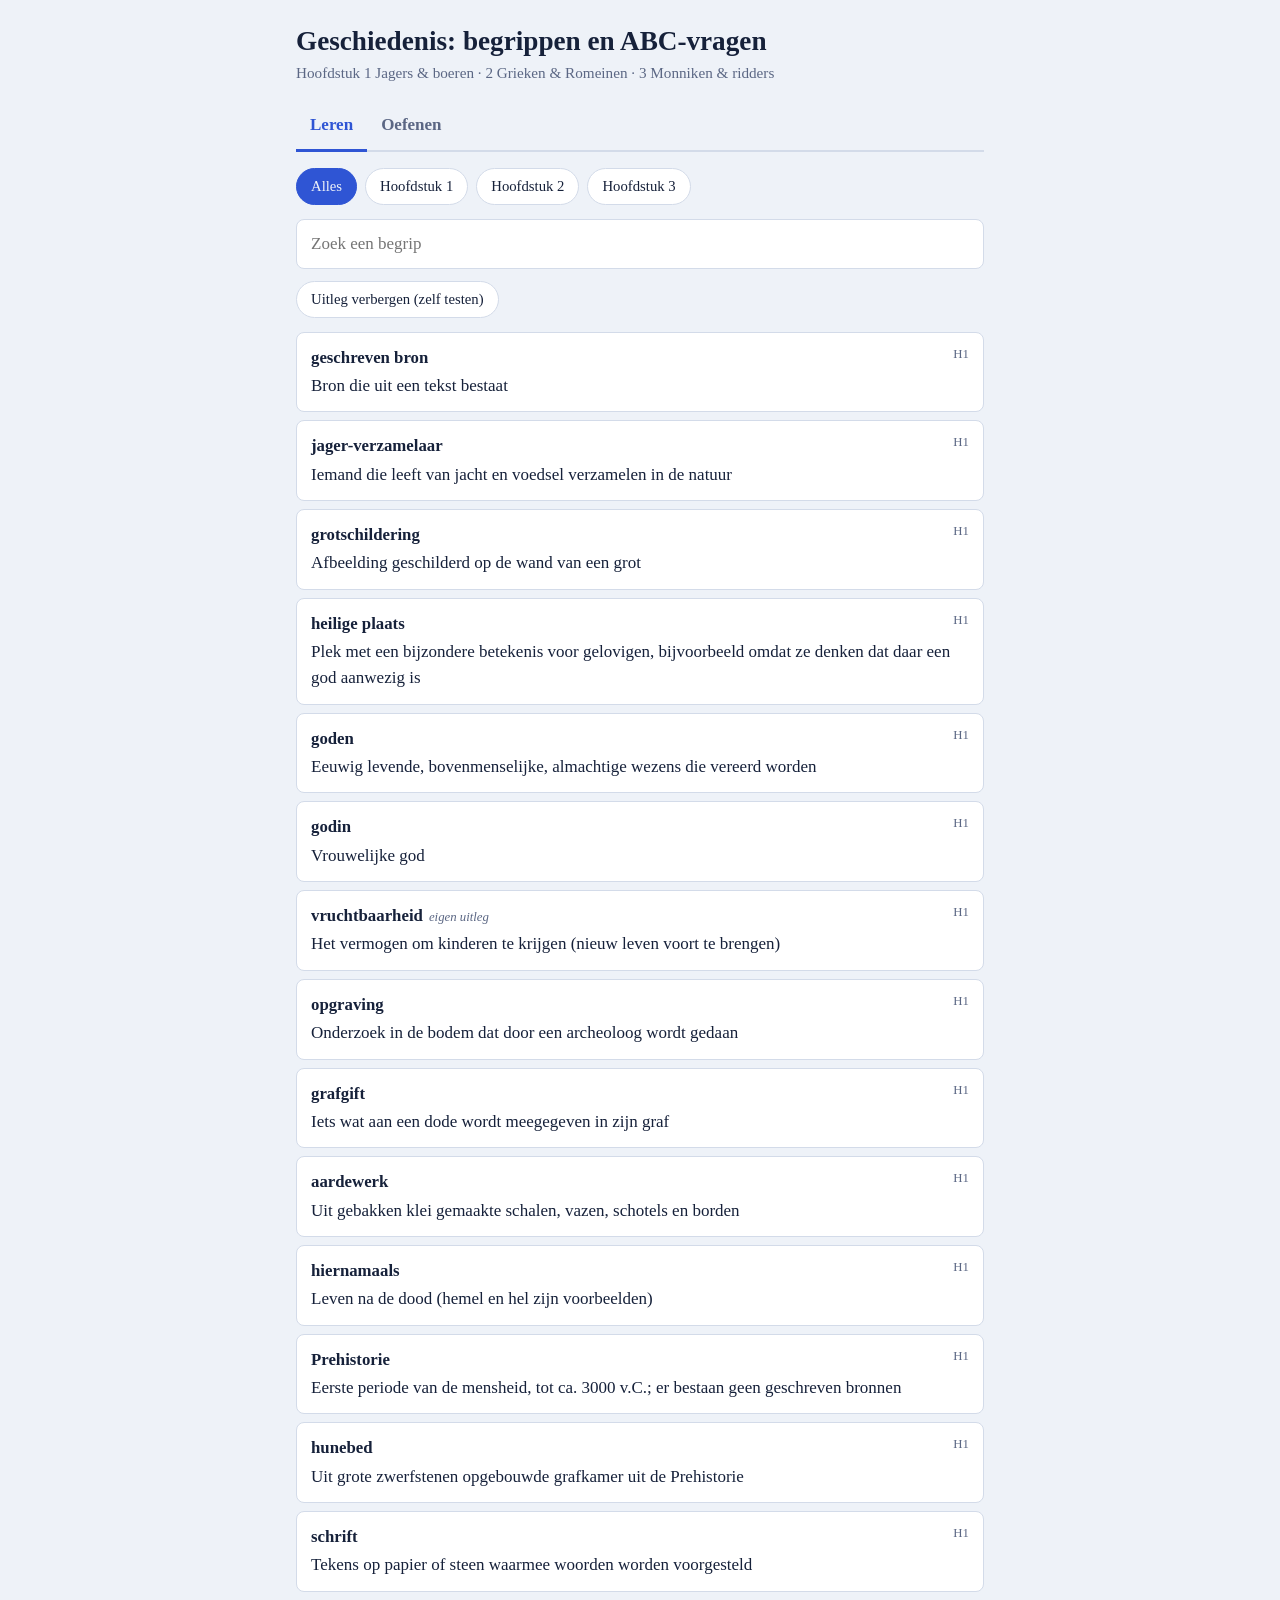
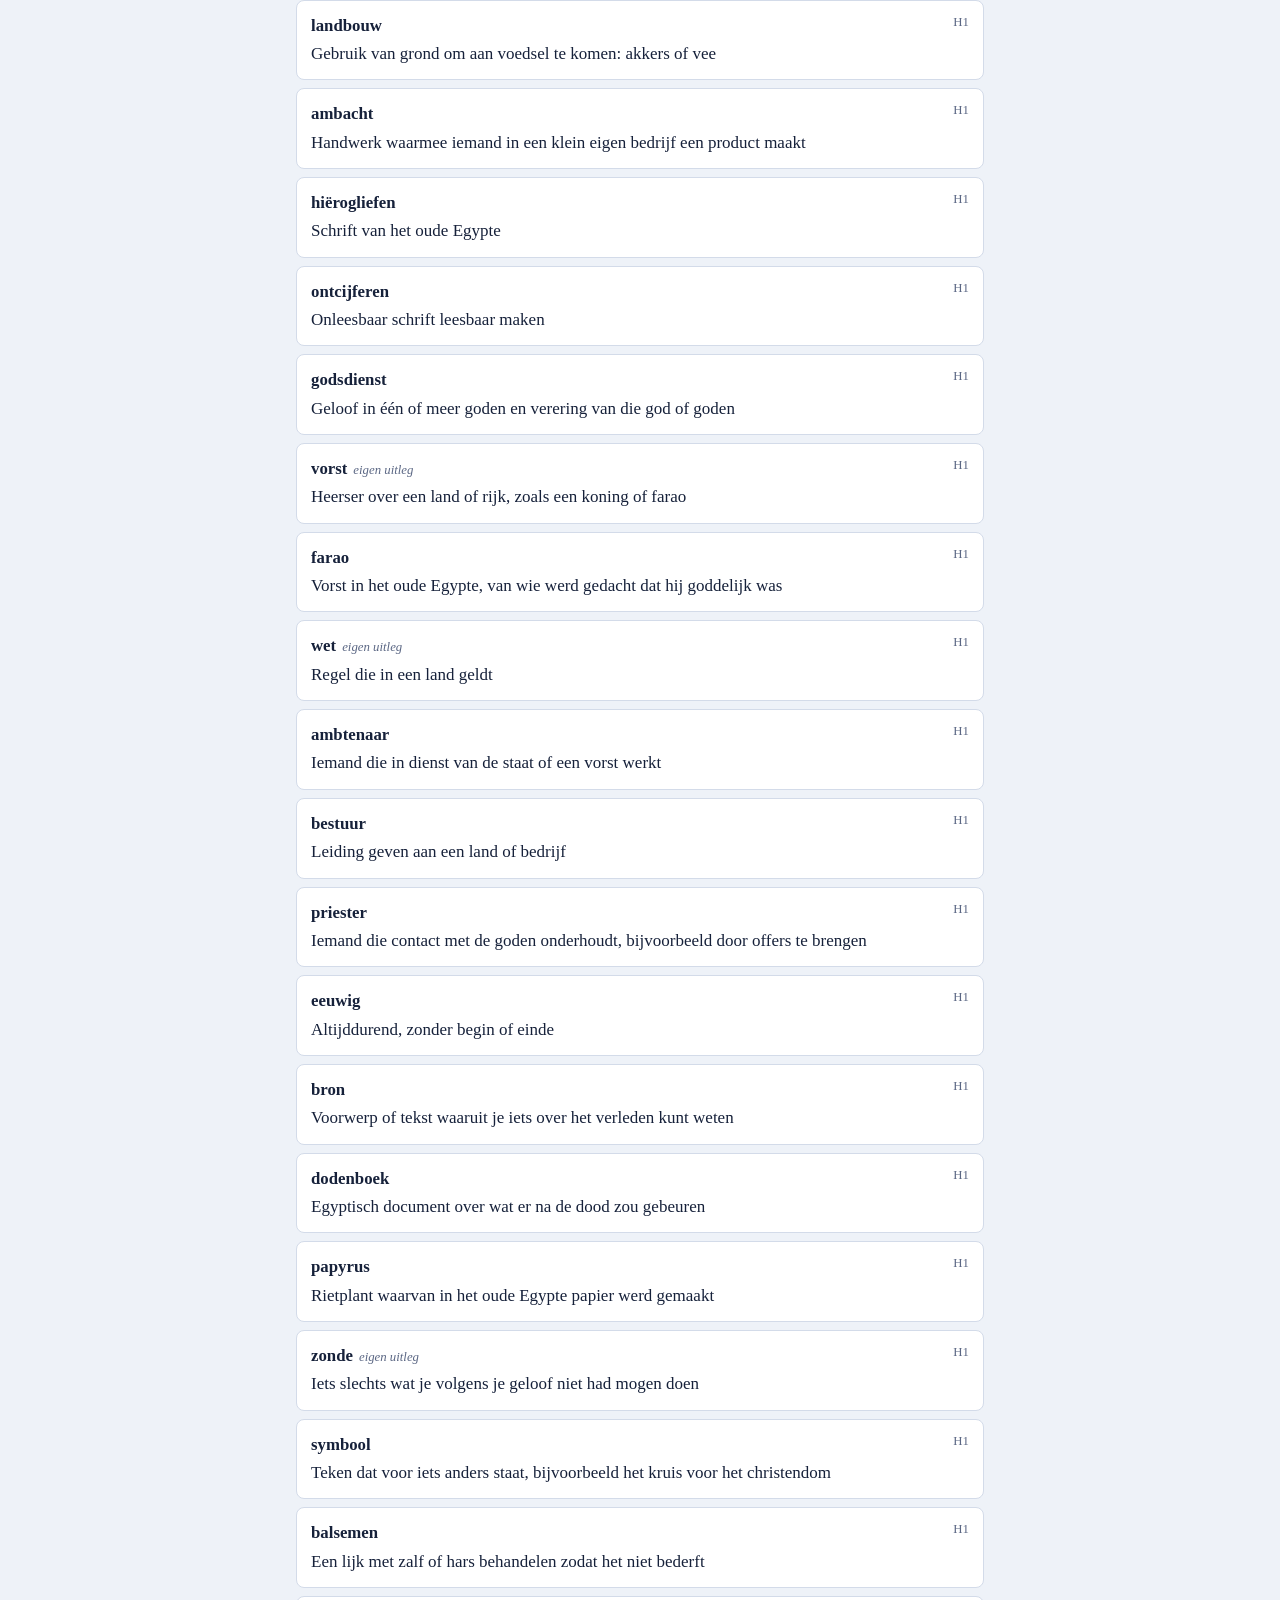
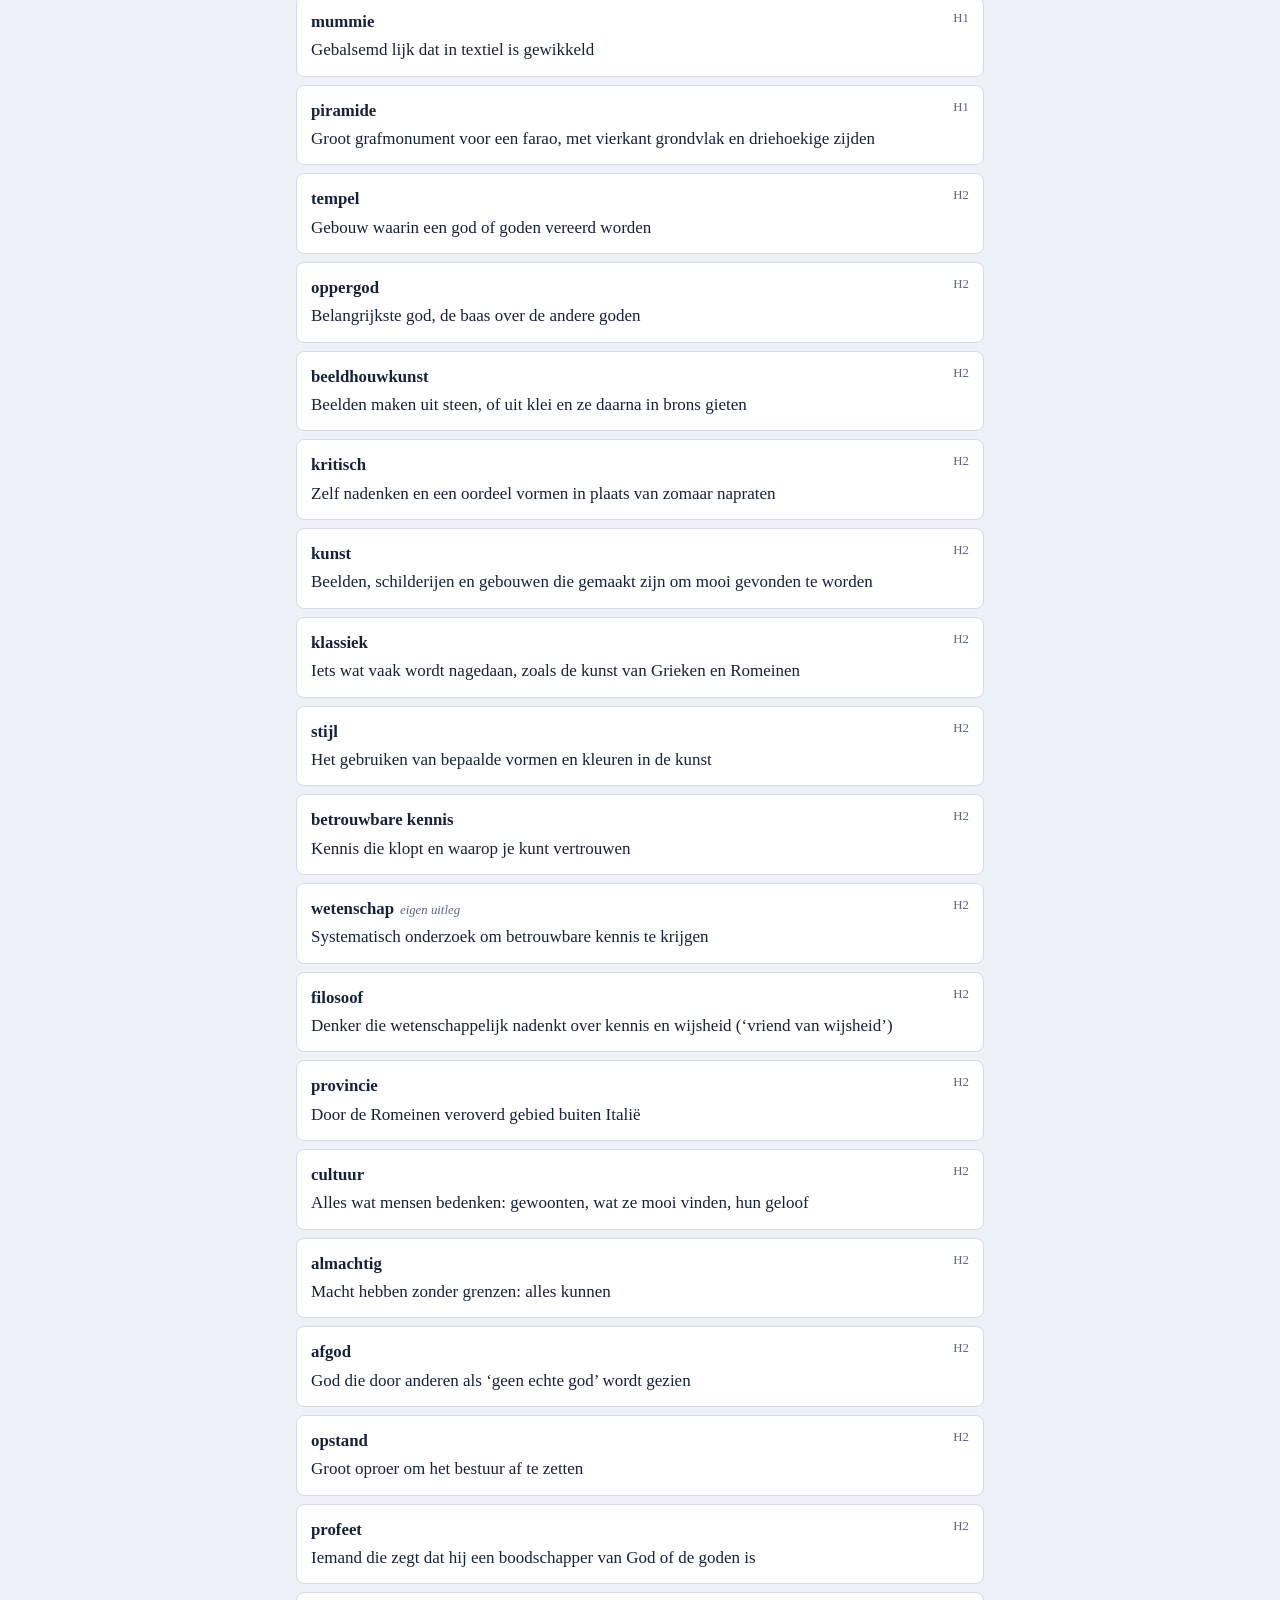
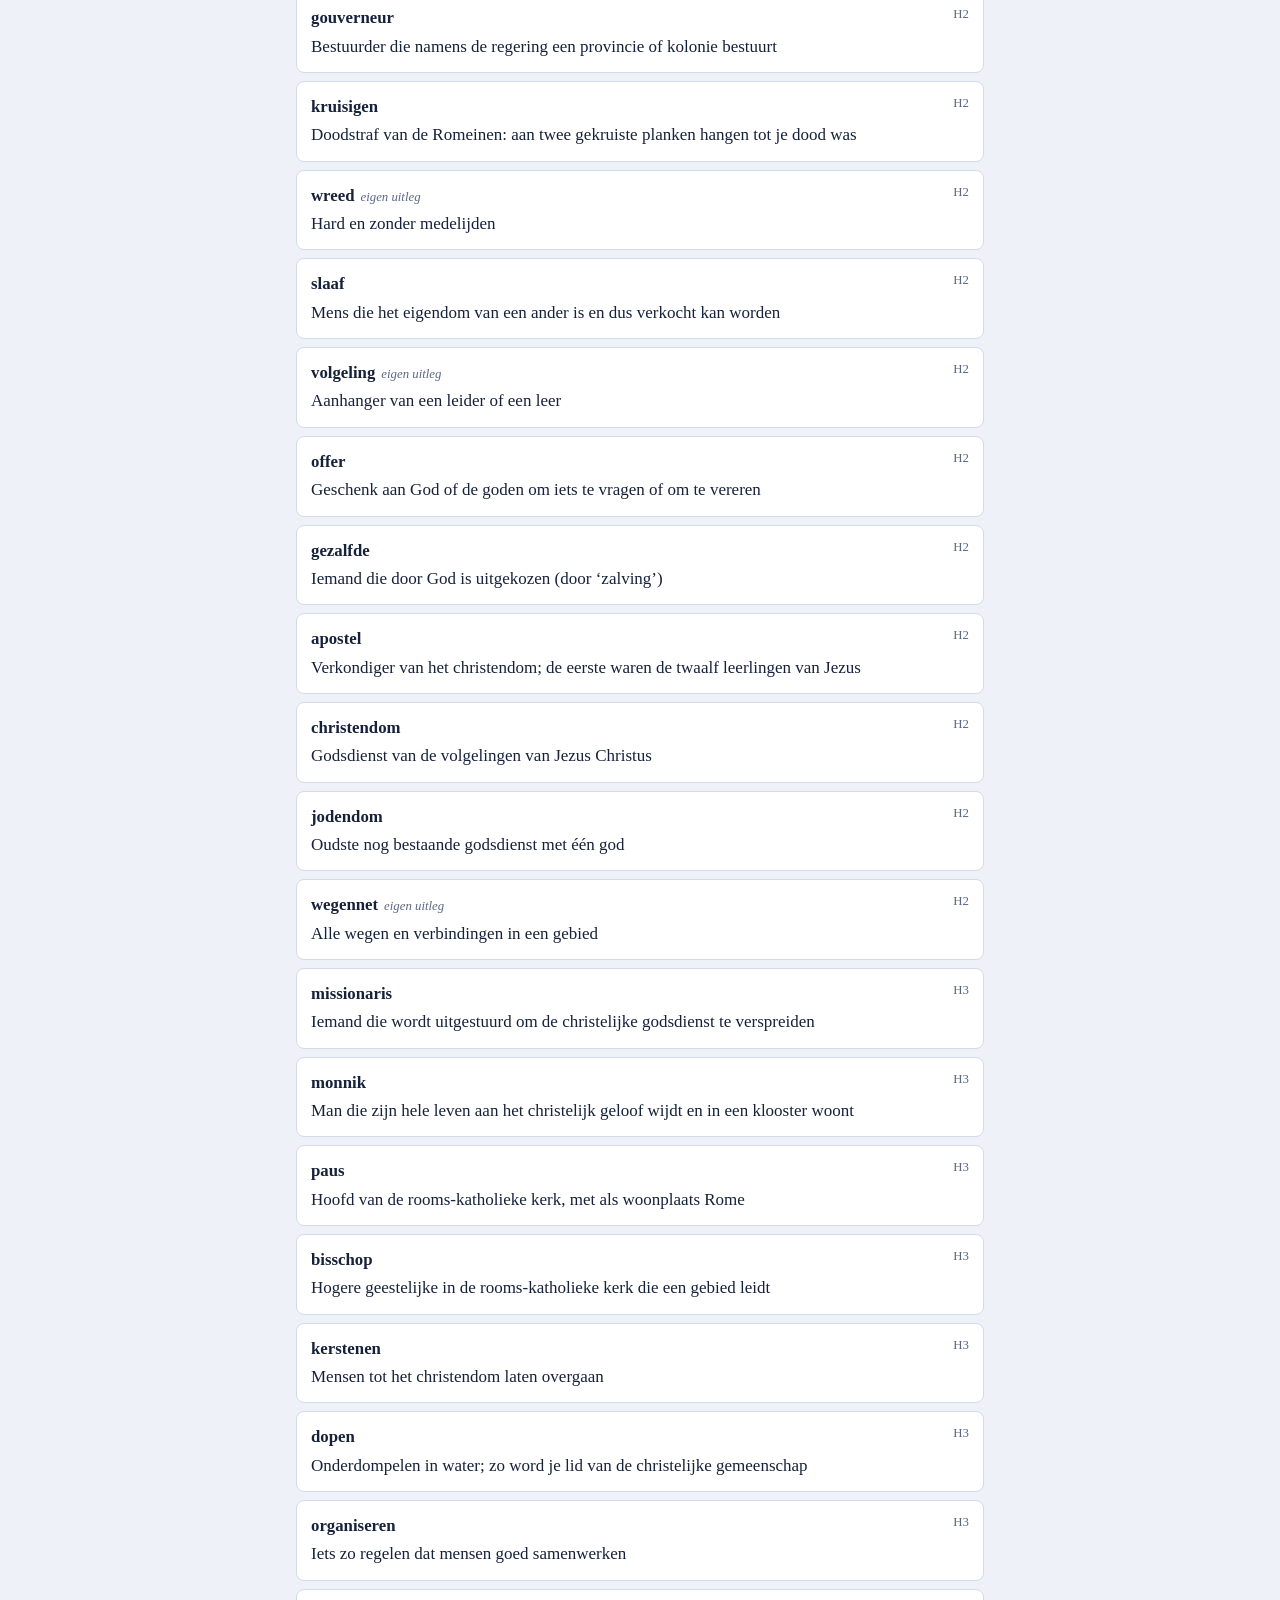
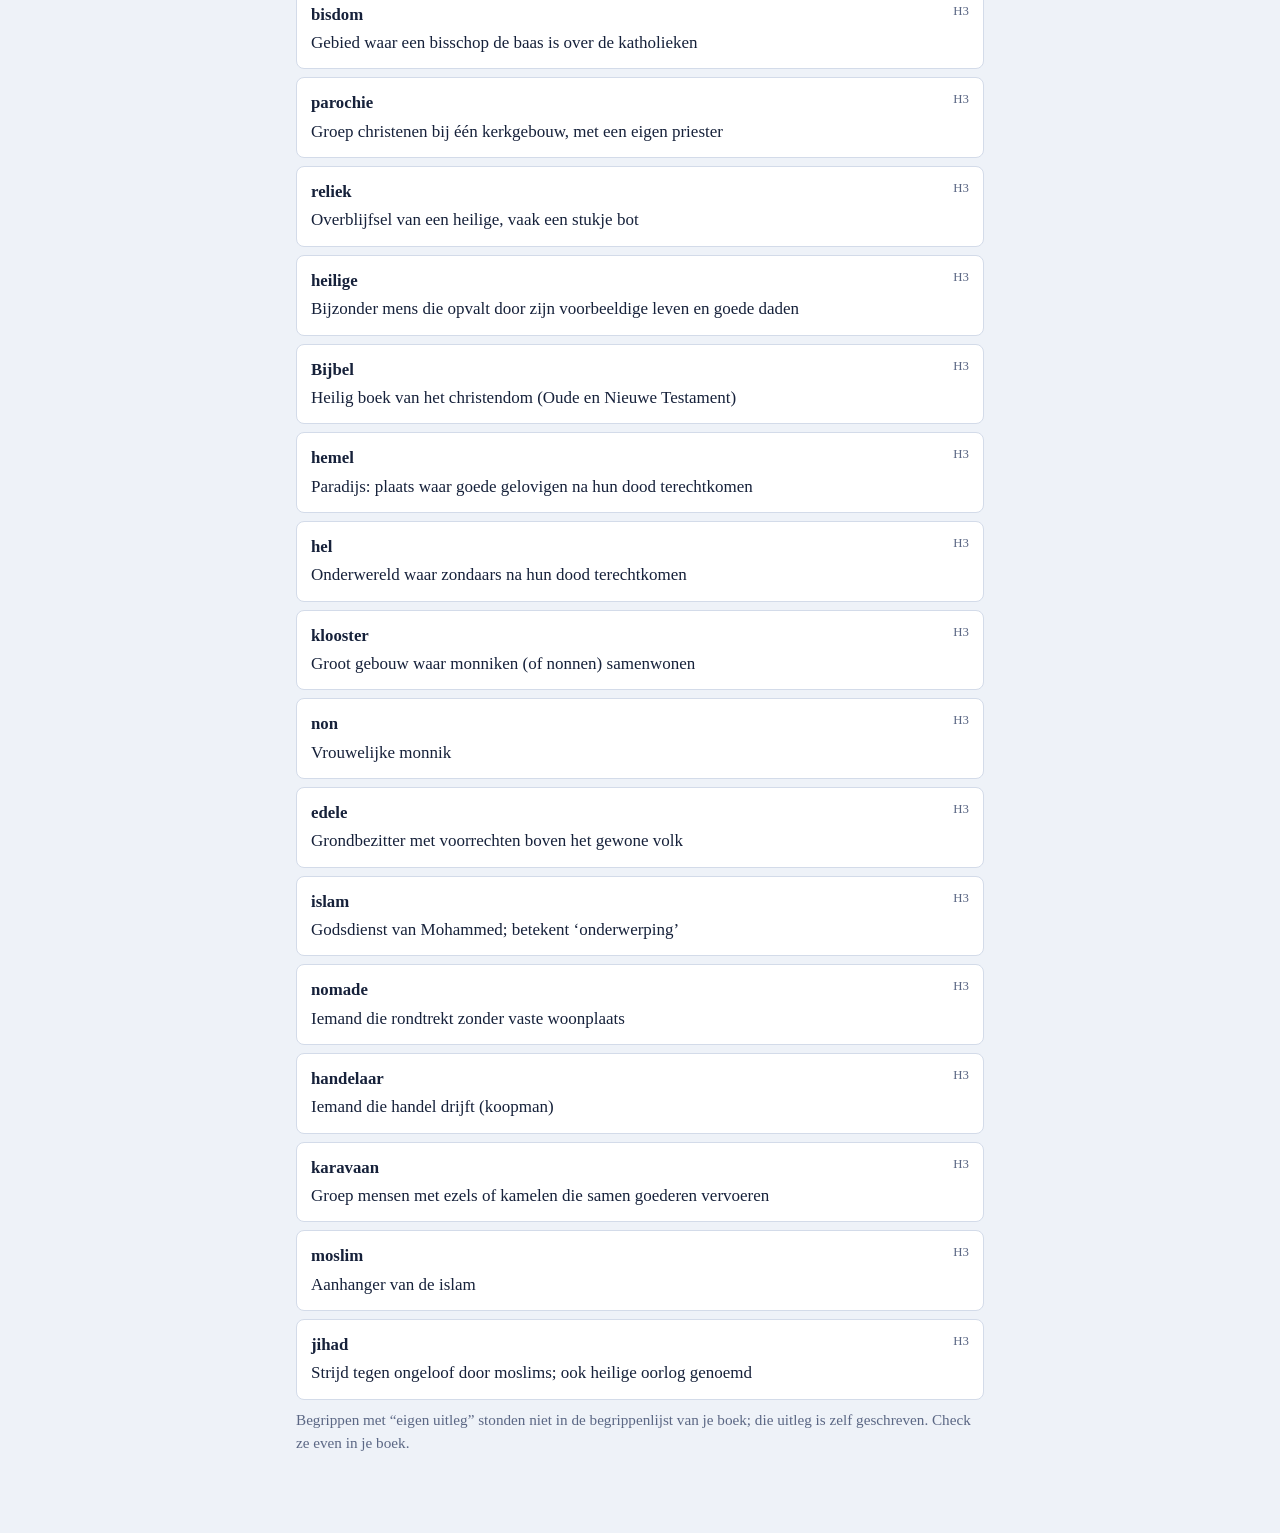
<file: begrippen/index.html>
<!DOCTYPE html>
<html lang="nl">
<head>
<meta charset="utf-8">
<meta name="viewport" content="width=device-width, initial-scale=1, viewport-fit=cover">
<title>Geschiedenis begrippen – hoofdstuk 1 t/m 3</title>
<style>
:root{--bg:#eef2f8;--panel:#fff;--ink:#16213a;--mut:#5b6784;--line:#d3dbe9;--acc:#2f55d4;--accbg:#e2e9fc;--ok:#13794f;--okbg:#dcf3e8;--bad:#b8322a;--badbg:#fbe3e0;box-sizing:border-box;padding-top:env(safe-area-inset-top,0px);padding-bottom:env(safe-area-inset-bottom,0px)}
@media (prefers-color-scheme:dark){:root:not([data-theme="light"]){--bg:#0f1626;--panel:#18223a;--ink:#e8edf8;--mut:#98a4c2;--line:#2c3858;--acc:#7f9cf5;--accbg:#233157;--ok:#52d39a;--okbg:#123a2b;--bad:#ff8a80;--badbg:#42201f}}
:root[data-theme="dark"]{--bg:#0f1626;--panel:#18223a;--ink:#e8edf8;--mut:#98a4c2;--line:#2c3858;--acc:#7f9cf5;--accbg:#233157;--ok:#52d39a;--okbg:#123a2b;--bad:#ff8a80;--badbg:#42201f}
html{scroll-padding-top:env(safe-area-inset-top,0px)}
*{box-sizing:border-box}
body{margin:0;background:var(--bg);color:var(--ink);font:17px/1.55 Georgia,"Iowan Old Style","Times New Roman",serif}
button,input{font:inherit;color:inherit}
main{max-width:720px;margin:0 auto;padding:20px 16px 60px}
h1{font-size:1.7rem;line-height:1.2;margin:.2em 0 .1em}
.sub{color:var(--mut);margin:0 0 18px;font-size:.95rem}
.bar{display:flex;gap:8px;flex-wrap:wrap;margin:0 0 14px}
.tabs{border-bottom:2px solid var(--line);margin-bottom:16px}
.tab{background:none;border:0;padding:10px 14px;cursor:pointer;color:var(--mut);border-bottom:3px solid transparent;margin-bottom:-2px;font-weight:700}
.tab[aria-selected=true]{color:var(--acc);border-color:var(--acc)}
.chip{border:1.5px solid var(--line);background:var(--panel);border-radius:99px;padding:6px 14px;cursor:pointer;font-size:.92rem}
.chip[aria-pressed=true]{background:var(--acc);border-color:var(--acc);color:var(--bg)}
:focus-visible{outline:3px solid var(--acc);outline-offset:2px}
input[type=search]{width:100%;padding:11px 14px;border:1.5px solid var(--line);border-radius:8px;background:var(--panel);margin-bottom:12px}
.row{background:var(--panel);border:1px solid var(--line);border-radius:8px;padding:12px 14px;margin-bottom:8px;width:100%;text-align:left;display:block;cursor:default}
.row b{font-size:1.05rem}
.row .d{color:var(--ink);margin-top:2px}
.row.hide{cursor:pointer}.row.hide .d{filter:blur(7px);user-select:none}.row.hide.open .d{filter:none;user-select:auto}
.own{font-size:.8rem;color:var(--mut);font-style:italic;margin-left:6px}
.ch{font-size:.8rem;color:var(--mut);float:right}
.btn{background:var(--acc);color:var(--bg);border:0;border-radius:8px;padding:12px 20px;font-weight:700;cursor:pointer}
.btn.alt{background:var(--accbg);color:var(--acc)}
.q{font-size:1.2rem;line-height:1.4;margin:10px 0 16px}
.opt{display:flex;gap:12px;width:100%;text-align:left;background:var(--panel);border:1.5px solid var(--line);border-radius:8px;padding:12px 14px;margin-bottom:10px;cursor:pointer}
.opt i{font-style:normal;font-weight:700;color:var(--acc);min-width:1.2em}
.opt.ok{background:var(--okbg);border-color:var(--ok)}.opt.no{background:var(--badbg);border-color:var(--bad)}
.opt:disabled{cursor:default;color:var(--ink)}
.prog{height:6px;background:var(--line);border-radius:3px;overflow:hidden;margin-bottom:6px}.prog div{height:100%;background:var(--acc)}
.meta{color:var(--mut);font-size:.9rem;display:flex;justify-content:space-between}
.fb{margin:6px 0 14px;font-weight:700}
.score{font-size:2.4rem;font-weight:700;margin:6px 0}
.wrong{border-left:4px solid var(--bad);padding-left:12px;margin:10px 0}
[hidden]{display:none!important}
</style>
</head>
<body>
<main>
<h1>Geschiedenis: begrippen en ABC-vragen</h1>
<p class="sub">Hoofdstuk 1 Jagers &amp; boeren · 2 Grieken &amp; Romeinen · 3 Monniken &amp; ridders</p>
<div class="tabs" role="tablist"><button class="tab" role="tab" id="t1" aria-selected="true">Leren</button><button class="tab" role="tab" id="t2" aria-selected="false">Oefenen</button></div>

<section id="learn">
<div class="bar" id="lf"></div>
<input type="search" id="s" placeholder="Zoek een begrip" aria-label="Zoek een begrip">
<div class="bar"><button class="chip" id="hideb" aria-pressed="false">Uitleg verbergen (zelf testen)</button></div>
<div id="list"></div>
<p class="sub">Begrippen met “eigen uitleg” stonden niet in de begrippenlijst van je boek; die uitleg is zelf geschreven. Check ze even in je boek.</p>
</section>

<section id="prac" hidden>
<div id="setup">
<p>Kies hoofdstukken en hoeveel vragen je wilt.</p>
<div class="bar" id="pf"></div>
<div class="bar" id="pn"></div>
<button class="btn" id="go">Start oefenen</button>
<p style="margin-top:22px"><b>Toets met cijfer</b><br><span class="sub">Alle vragen van het hoofdstuk, in willekeurige volgorde. Aan het eind krijg je een cijfer van 1 t/m 10.</span></p>
<div class="bar"><button class="btn alt tq" data-c="1">Toets H1</button><button class="btn alt tq" data-c="2">Toets H2</button><button class="btn alt tq" data-c="3">Toets H3</button><button class="btn alt tq" data-c="0">Toets alles</button></div>
</div>
<div id="quiz" hidden>
<div class="prog"><div id="pb"></div></div>
<div class="meta"><span id="pc"></span><span id="ps"></span></div>
<p class="q" id="qt"></p>
<div id="opts"></div>
<div class="fb" id="fb" aria-live="polite"></div>
<button class="btn" id="next" hidden>Volgende vraag</button>
</div>
<div id="end" hidden></div>
</section>
</main>
<script>
const TD=`1|geschreven bron|Bron die uit een tekst bestaat
1|jager-verzamelaar|Iemand die leeft van jacht en voedsel verzamelen in de natuur
1|grotschildering|Afbeelding geschilderd op de wand van een grot
1|heilige plaats|Plek met een bijzondere betekenis voor gelovigen, bijvoorbeeld omdat ze denken dat daar een god aanwezig is
1|goden|Eeuwig levende, bovenmenselijke, almachtige wezens die vereerd worden
1|godin|Vrouwelijke god
1|vruchtbaarheid*|Het vermogen om kinderen te krijgen (nieuw leven voort te brengen)
1|opgraving|Onderzoek in de bodem dat door een archeoloog wordt gedaan
1|grafgift|Iets wat aan een dode wordt meegegeven in zijn graf
1|aardewerk|Uit gebakken klei gemaakte schalen, vazen, schotels en borden
1|hiernamaals|Leven na de dood (hemel en hel zijn voorbeelden)
1|Prehistorie|Eerste periode van de mensheid, tot ca. 3000 v.C.; er bestaan geen geschreven bronnen
1|hunebed|Uit grote zwerfstenen opgebouwde grafkamer uit de Prehistorie
1|schrift|Tekens op papier of steen waarmee woorden worden voorgesteld
1|landbouw|Gebruik van grond om aan voedsel te komen: akkers of vee
1|ambacht|Handwerk waarmee iemand in een klein eigen bedrijf een product maakt
1|hiërogliefen|Schrift van het oude Egypte
1|ontcijferen|Onleesbaar schrift leesbaar maken
1|godsdienst|Geloof in één of meer goden en verering van die god of goden
1|vorst*|Heerser over een land of rijk, zoals een koning of farao
1|farao|Vorst in het oude Egypte, van wie werd gedacht dat hij goddelijk was
1|wet*|Regel die in een land geldt
1|ambtenaar|Iemand die in dienst van de staat of een vorst werkt
1|bestuur|Leiding geven aan een land of bedrijf
1|priester|Iemand die contact met de goden onderhoudt, bijvoorbeeld door offers te brengen
1|eeuwig|Altijddurend, zonder begin of einde
1|bron|Voorwerp of tekst waaruit je iets over het verleden kunt weten
1|dodenboek|Egyptisch document over wat er na de dood zou gebeuren
1|papyrus|Rietplant waarvan in het oude Egypte papier werd gemaakt
1|zonde*|Iets slechts wat je volgens je geloof niet had mogen doen
1|symbool|Teken dat voor iets anders staat, bijvoorbeeld het kruis voor het christendom
1|balsemen|Een lijk met zalf of hars behandelen zodat het niet bederft
1|mummie|Gebalsemd lijk dat in textiel is gewikkeld
1|piramide|Groot grafmonument voor een farao, met vierkant grondvlak en driehoekige zijden
2|tempel|Gebouw waarin een god of goden vereerd worden
2|oppergod|Belangrijkste god, de baas over de andere goden
2|beeldhouwkunst|Beelden maken uit steen, of uit klei en ze daarna in brons gieten
2|kritisch|Zelf nadenken en een oordeel vormen in plaats van zomaar napraten
2|kunst|Beelden, schilderijen en gebouwen die gemaakt zijn om mooi gevonden te worden
2|klassiek|Iets wat vaak wordt nagedaan, zoals de kunst van Grieken en Romeinen
2|stijl|Het gebruiken van bepaalde vormen en kleuren in de kunst
2|betrouwbare kennis|Kennis die klopt en waarop je kunt vertrouwen
2|wetenschap*|Systematisch onderzoek om betrouwbare kennis te krijgen
2|filosoof|Denker die wetenschappelijk nadenkt over kennis en wijsheid (‘vriend van wijsheid’)
2|provincie|Door de Romeinen veroverd gebied buiten Italië
2|cultuur|Alles wat mensen bedenken: gewoonten, wat ze mooi vinden, hun geloof
2|almachtig|Macht hebben zonder grenzen: alles kunnen
2|afgod|God die door anderen als ‘geen echte god’ wordt gezien
2|opstand|Groot oproer om het bestuur af te zetten
2|profeet|Iemand die zegt dat hij een boodschapper van God of de goden is
2|gouverneur|Bestuurder die namens de regering een provincie of kolonie bestuurt
2|kruisigen|Doodstraf van de Romeinen: aan twee gekruiste planken hangen tot je dood was
2|wreed*|Hard en zonder medelijden
2|slaaf|Mens die het eigendom van een ander is en dus verkocht kan worden
2|volgeling*|Aanhanger van een leider of een leer
2|offer|Geschenk aan God of de goden om iets te vragen of om te vereren
2|gezalfde|Iemand die door God is uitgekozen (door ‘zalving’)
2|apostel|Verkondiger van het christendom; de eerste waren de twaalf leerlingen van Jezus
2|christendom|Godsdienst van de volgelingen van Jezus Christus
2|jodendom|Oudste nog bestaande godsdienst met één god
2|wegennet*|Alle wegen en verbindingen in een gebied
3|missionaris|Iemand die wordt uitgestuurd om de christelijke godsdienst te verspreiden
3|monnik|Man die zijn hele leven aan het christelijk geloof wijdt en in een klooster woont
3|paus|Hoofd van de rooms-katholieke kerk, met als woonplaats Rome
3|bisschop|Hogere geestelijke in de rooms-katholieke kerk die een gebied leidt
3|kerstenen|Mensen tot het christendom laten overgaan
3|dopen|Onderdompelen in water; zo word je lid van de christelijke gemeenschap
3|organiseren|Iets zo regelen dat mensen goed samenwerken
3|bisdom|Gebied waar een bisschop de baas is over de katholieken
3|parochie|Groep christenen bij één kerkgebouw, met een eigen priester
3|reliek|Overblijfsel van een heilige, vaak een stukje bot
3|heilige|Bijzonder mens die opvalt door zijn voorbeeldige leven en goede daden
3|Bijbel|Heilig boek van het christendom (Oude en Nieuwe Testament)
3|hemel|Paradijs: plaats waar goede gelovigen na hun dood terechtkomen
3|hel|Onderwereld waar zondaars na hun dood terechtkomen
3|klooster|Groot gebouw waar monniken (of nonnen) samenwonen
3|non|Vrouwelijke monnik
3|edele|Grondbezitter met voorrechten boven het gewone volk
3|islam|Godsdienst van Mohammed; betekent ‘onderwerping’
3|nomade|Iemand die rondtrekt zonder vaste woonplaats
3|handelaar|Iemand die handel drijft (koopman)
3|karavaan|Groep mensen met ezels of kamelen die samen goederen vervoeren
3|moslim|Aanhanger van de islam
3|jihad|Strijd tegen ongeloof door moslims; ook heilige oorlog genoemd`;
const FD=`1|Wat gebeurde er in 10 000 v.C.?|De landbouw werd uitgevonden
1|Wat gebeurde er in 3500 v.C.?|Het schrift werd uitgevonden
1|Wie was Toetanchamon?|Farao die 18 jaar werd; zijn bijna onbeschadigde graf werd in 1922 ontdekt
2|Wat gebeurde er in 241 v.C.?|De Romeinen veroverden hun eerste provincie; er kwam een grote stroom slaven op gang
2|Wat gebeurde er in 392 n.C.?|Alle andere godsdiensten dan het christendom werden verboden
2|Wie was Hippokrates?|Griekse arts die de oorzaak van ziekte in de natuur zocht en niet bij de goden
2|Wie was Sokrates?|Griekse filosoof die kritische vragen stelde en een beker gif moest drinken
2|Wie was Paulus van Tarsus?|Apostel en belangrijkste stichter van het christendom
2|Wie was Constantijn?|Romeinse keizer (r. 306–337) die voor de christenen koos
2|Wie was Jezus van Nazareth?|Man naar wie het christendom is genoemd; zijn volgelingen zagen hem als zoon van God
3|Wat gebeurde er in 622?|Mohammed vluchtte naar Medina: begin van de verspreiding van de islam
3|Wat gebeurde er in 863?|Vikingaanval op Dorestad maakte een einde aan de handel daar; meer autarkie
3|Wie was Willibrord?|Engelse missionaris, door de paus benoemd tot bisschop van de Friezen
3|Wie was Bonifatius?|Missionaris die Friezen doopte en door Friezen werd vermoord
3|Wie was Mohammed?|Profeet van de islam (ca. 570–632)`;
const pr=s=>s.split("\n").map(l=>l.split("|"));
const T=pr(TD).map(([c,t,d])=>({c:+c,t:t.replace("*",""),own:t.includes("*"),d}));
const F=pr(FD).map(([c,q,a])=>({c:+c,q,a,w:q.startsWith("Wie")}));
const $=id=>document.getElementById(id);
const sh=a=>{a=a.slice();for(let i=a.length-1;i>0;i--){const j=Math.random()*(i+1)|0;[a[i],a[j]]=[a[j],a[i]]}return a};
const NAMES={0:"Alles",1:"Hoofdstuk 1",2:"Hoofdstuk 2",3:"Hoofdstuk 3"};
function chips(el,multi,get,set){
  el.innerHTML="";
  [0,1,2,3].forEach(k=>{const b=document.createElement("button");b.className="chip";b.textContent=NAMES[k];
    b.setAttribute("aria-pressed",String(get(k)));
    b.onclick=()=>{set(k);chips(el,multi,get,set)};el.appendChild(b)});
}
// Leren
let lf=0,hideOn=false;
function renderList(){
  const q=$("s").value.trim().toLowerCase();
  const a=T.filter(x=>(!lf||x.c===lf)&&(!q||x.t.toLowerCase().includes(q)||x.d.toLowerCase().includes(q)));
  $("list").innerHTML="";
  if(!a.length){$("list").textContent="Geen begrip gevonden. Probeer een ander zoekwoord.";return}
  a.forEach(x=>{const r=document.createElement("button");r.className="row"+(hideOn?" hide":"");
    r.innerHTML=`<span class="ch">H${x.c}</span><b></b>${x.own?'<span class="own">eigen uitleg</span>':""}<div class="d"></div>`;
    r.querySelector("b").textContent=x.t;r.querySelector(".d").textContent=x.d;
    if(hideOn)r.onclick=()=>r.classList.toggle("open");
    $("list").appendChild(r)});
}
function lchips(){chips($("lf"),false,k=>lf===k,k=>{lf=k;renderList()})}
lchips();renderList();
$("s").oninput=renderList;
$("hideb").onclick=e=>{hideOn=!hideOn;e.target.setAttribute("aria-pressed",String(hideOn));renderList()};
// Tabs
function tab(n){$("learn").hidden=n!==1;$("prac").hidden=n!==2;
  $("t1").setAttribute("aria-selected",String(n===1));$("t2").setAttribute("aria-selected",String(n===2))}
$("t1").onclick=()=>tab(1);$("t2").onclick=()=>tab(2);
// Oefenen
let pf=0,pn=10,qs=[],qi=0,score=0,wrong=[],done=false,retry=false;
function setupUI(){
  chips($("pf"),false,k=>pf===k,k=>{pf=k;setupUI()});
  $("pn").innerHTML="";
  [10,20,0].forEach(n=>{const b=document.createElement("button");b.className="chip";b.textContent=n?n+" vragen":"Alle vragen";
    b.setAttribute("aria-pressed",String(pn===n));b.onclick=()=>{pn=n;setupUI()};$("pn").appendChild(b)});
}
setupUI();
function mk(it){
  if(it.t!==undefined){
    const rev=Math.random()<.4,x=it;
    const pool=T.filter(y=>y!==x).map(y=>rev?y.t:y.d);
    return {q:rev?`Welk begrip hoort bij: “${x.d}”?`:`Wat betekent “${x.t}”?`,a:rev?x.t:x.d,pool,ex:`${x.t}: ${x.d}`};
  }
  return {q:it.q,a:it.a,pool:F.filter(y=>y!==it&&y.w===it.w).map(y=>y.a),ex:it.a};
}
function start(list){
  qs=sh(list).map(mk);qi=0;score=0;wrong=[];retry=false;
  $("setup").hidden=true;$("end").hidden=true;$("quiz").hidden=false;show();
}
document.querySelectorAll(".tq").forEach(b=>b.onclick=()=>start([...T,...F].filter(x=>+b.dataset.c===0||x.c===+b.dataset.c)));
$("go").onclick=()=>{
  let l=[...T,...F].filter(x=>!pf||x.c===pf);
  l=sh(l);if(pn)l=l.slice(0,pn);start(l);
};
function show(){
  const q=qs[qi];done=false;
  $("pc").textContent=`Vraag ${qi+1} van ${qs.length}`;$("ps").textContent=`Goed: ${score}`;
  $("pb").style.width=(qi/qs.length*100)+"%";
  $("qt").textContent=q.q;$("fb").textContent="";$("next").hidden=true;
  const seen=new Set([q.a]);const d=[];
  for(const p of sh(q.pool)){if(!seen.has(p)){seen.add(p);d.push(p);if(d.length===2)break}}
  q.o=sh([q.a,...d]);
  $("opts").innerHTML="";
  q.o.forEach((t,i)=>{const b=document.createElement("button");b.className="opt";
    b.innerHTML=`<i>${"ABC"[i]}</i><span></span>`;b.lastChild.textContent=t;
    b.onclick=()=>pick(i);$("opts").appendChild(b)});
}
function pick(i){
  if(done)return;done=true;const q=qs[qi],bs=$("opts").children;
  [...bs].forEach((b,j)=>{b.disabled=true;if(q.o[j]===q.a)b.classList.add("ok")});
  if(q.o[i]===q.a){score++;$("fb").textContent="Goed!";$("fb").style.color="var(--ok)"}
  else{bs[i].classList.add("no");wrong.push(q);$("fb").textContent="Fout. Het juiste antwoord staat in het groen.";$("fb").style.color="var(--bad)"}
  $("ps").textContent=`Goed: ${score}`;
  $("next").textContent=qi===qs.length-1?"Bekijk resultaat":"Volgende vraag";$("next").hidden=false;$("next").focus();
}
$("next").onclick=()=>{qi++;qi<qs.length?show():finish()};
document.addEventListener("keydown",e=>{
  if($("quiz").hidden)return;const k=e.key.toLowerCase();
  if("abc".includes(k)&&k.length===1&&!done)pick("abc".indexOf(k));
  else if(e.key==="Enter"&&done&&!$("next").hidden)$("next").click();
});
function finish(){
  $("quiz").hidden=true;const e=$("end");e.hidden=false;
  const p=Math.round(score/qs.length*100);
  e.innerHTML=`<p class="meta">Resultaat</p>${retry?"":`<div class="score">Cijfer: ${(1+9*score/qs.length).toFixed(1).replace(".",",")}</div>`}<p>${score} van ${qs.length} goed (${p}%)</p><p>${p>=90?"Sterk. Je kunt dit.":p>=70?"Bijna er. Oefen de fouten nog een keer.":"Nog even oefenen. Begin bij de fouten hieronder."}</p>`;
  wrong.forEach(q=>{const d=document.createElement("div");d.className="wrong";d.textContent=q.ex;e.appendChild(d)});
  const bar=document.createElement("div");bar.className="bar";
  if(wrong.length){const b=document.createElement("button");b.className="btn";b.textContent="Oefen de fouten opnieuw";
    b.onclick=()=>{qs=sh(wrong.map(w=>({...w})));qi=0;score=0;wrong=[];retry=true;e.hidden=true;$("quiz").hidden=false;show()};bar.appendChild(b)}
  const r=document.createElement("button");r.className="btn alt";r.textContent="Nieuwe ronde";
  r.onclick=()=>{e.hidden=true;$("setup").hidden=false};bar.appendChild(r);e.appendChild(bar);
}
</script>
</body>
</html>
</file>
